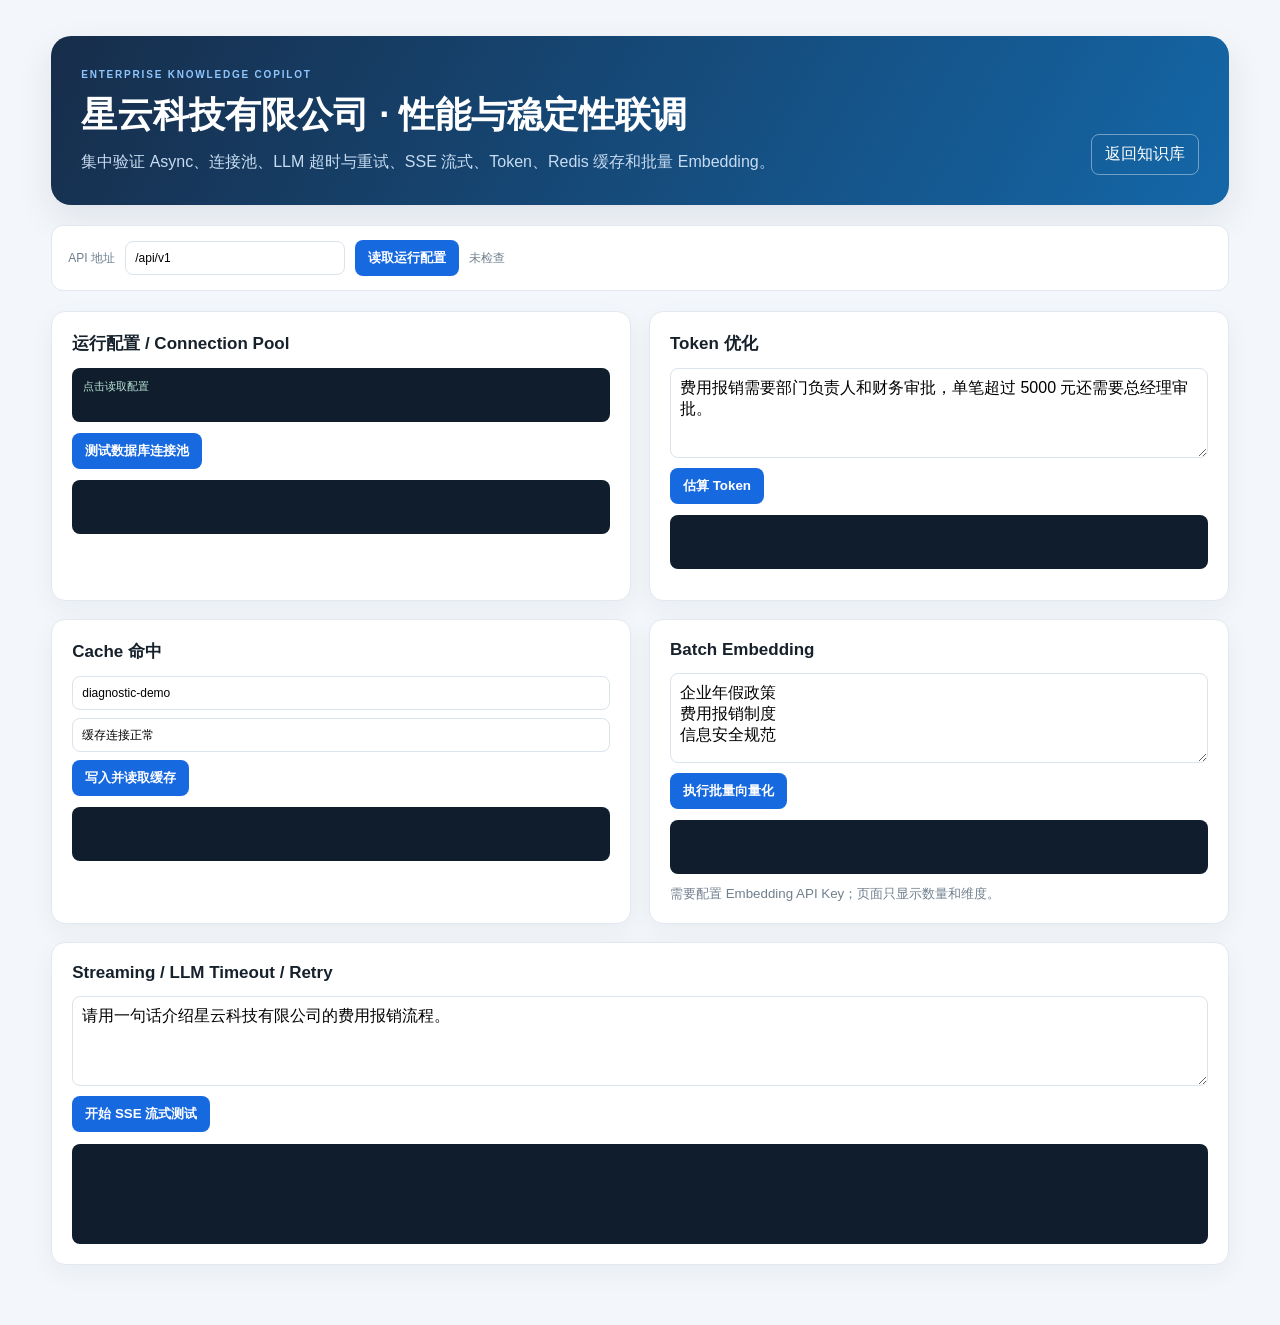
<file: frontend/performance.html>
<!doctype html>
<html lang="zh-CN">
<head>
  <meta charset="UTF-8"><meta name="viewport" content="width=device-width,initial-scale=1">
  <title>星云科技 · 性能与稳定性联调</title>
  <link rel="icon" href="./favicon.svg" type="image/svg+xml">
  <link rel="stylesheet" href="./performance.css">
</head>
<body>
  <main class="shell">
    <header class="header"><div><p class="eyebrow">ENTERPRISE KNOWLEDGE COPILOT</p><h1>星云科技有限公司 · 性能与稳定性联调</h1><p>集中验证 Async、连接池、LLM 超时与重试、SSE 流式、Token、Redis 缓存和批量 Embedding。</p></div><a href="./index.html">返回知识库</a></header>
    <section class="toolbar"><label>API 地址 <input id="apiBase" value="/api/v1"></label><button id="configBtn">读取运行配置</button><span id="status">未检查</span></section>
    <section class="grid">
      <article class="card"><h2>运行配置 / Connection Pool</h2><pre id="configOutput">点击读取配置</pre><button id="poolBtn">测试数据库连接池</button><pre id="poolOutput"></pre></article>
      <article class="card"><h2>Token 优化</h2><textarea id="tokenText">费用报销需要部门负责人和财务审批，单笔超过 5000 元还需要总经理审批。</textarea><button id="tokenBtn">估算 Token</button><pre id="tokenOutput"></pre></article>
      <article class="card"><h2>Cache 命中</h2><input id="cacheKey" value="diagnostic-demo"><input id="cacheValue" value="缓存连接正常"><button id="cacheBtn">写入并读取缓存</button><pre id="cacheOutput"></pre></article>
      <article class="card"><h2>Batch Embedding</h2><textarea id="embeddingText">企业年假政策
费用报销制度
信息安全规范</textarea><button id="embeddingBtn">执行批量向量化</button><pre id="embeddingOutput"></pre><small>需要配置 Embedding API Key；页面只显示数量和维度。</small></article>
      <article class="card wide"><h2>Streaming / LLM Timeout / Retry</h2><textarea id="streamText">请用一句话介绍星云科技有限公司的费用报销流程。</textarea><button id="streamBtn">开始 SSE 流式测试</button><div id="streamOutput" class="stream"></div></article>
    </section>
  </main>
  <script src="./performance.js" defer></script>
</body>
</html>
</file>
<file: frontend/performance.css>
:root{font-family:"Segoe UI","Microsoft YaHei",sans-serif;color:#17212b;background:#f3f6fa}*{box-sizing:border-box}body{margin:0}.shell{width:min(1180px,92vw);margin:36px auto 60px}.header{display:flex;justify-content:space-between;gap:24px;align-items:flex-end;padding:30px;border-radius:20px;color:#fff;background:linear-gradient(120deg,#172d4a,#1467a8);box-shadow:0 14px 36px #1f354e18}.header h1{margin:8px 0;font-size:clamp(24px,4vw,36px)}.header p{margin:0;color:#c7dcf2;line-height:1.7}.eyebrow{font-size:10px;letter-spacing:.18em;color:#8dc5ff!important;font-weight:800}.header a{white-space:nowrap;color:#fff;text-decoration:none;border:1px solid #ffffff66;padding:9px 13px;border-radius:8px}.toolbar{display:flex;gap:10px;align-items:center;margin:20px 0;padding:14px 16px;background:#fff;border:1px solid #e1e8ef;border-radius:12px}.toolbar label{font-size:12px;color:#6d7e8d}.toolbar input,.card input,.card textarea{border:1px solid #dbe3eb;border-radius:8px;padding:9px;font:inherit}.toolbar input{width:220px;margin-left:7px;font-size:12px}.toolbar button,.card button{border:0;border-radius:8px;padding:9px 13px;color:#fff;background:#1769e0;font-weight:700;cursor:pointer}.toolbar span{font-size:12px;color:#71808f}.grid{display:grid;grid-template-columns:repeat(2,minmax(0,1fr));gap:18px}.card{padding:20px;background:#fff;border:1px solid #e1e8ef;border-radius:14px;box-shadow:0 8px 24px #1f354e0d}.card.wide{grid-column:1/-1}.card h2{margin:0 0 13px;font-size:17px}.card textarea{width:100%;min-height:90px;resize:vertical;display:block;margin-bottom:10px}.card input{width:100%;display:block;margin-bottom:8px;font-size:12px}.card pre{min-height:54px;max-height:190px;overflow:auto;background:#101d2c;color:#b9e5d7;border-radius:8px;padding:11px;font:11px/1.6 Consolas,monospace;white-space:pre-wrap}.card small{display:block;margin-top:10px;color:#71808f}.stream{min-height:100px;margin-top:12px;padding:12px;border-radius:8px;background:#101d2c;color:#d8f8ef;white-space:pre-wrap;line-height:1.7}@media(max-width:760px){.shell{width:94vw;margin-top:18px}.header{display:block}.header a{display:inline-block;margin-top:18px}.grid{grid-template-columns:1fr}.card.wide{grid-column:auto}.toolbar{align-items:stretch;flex-direction:column}.toolbar input{width:100%;margin:5px 0 0}}
</file>
